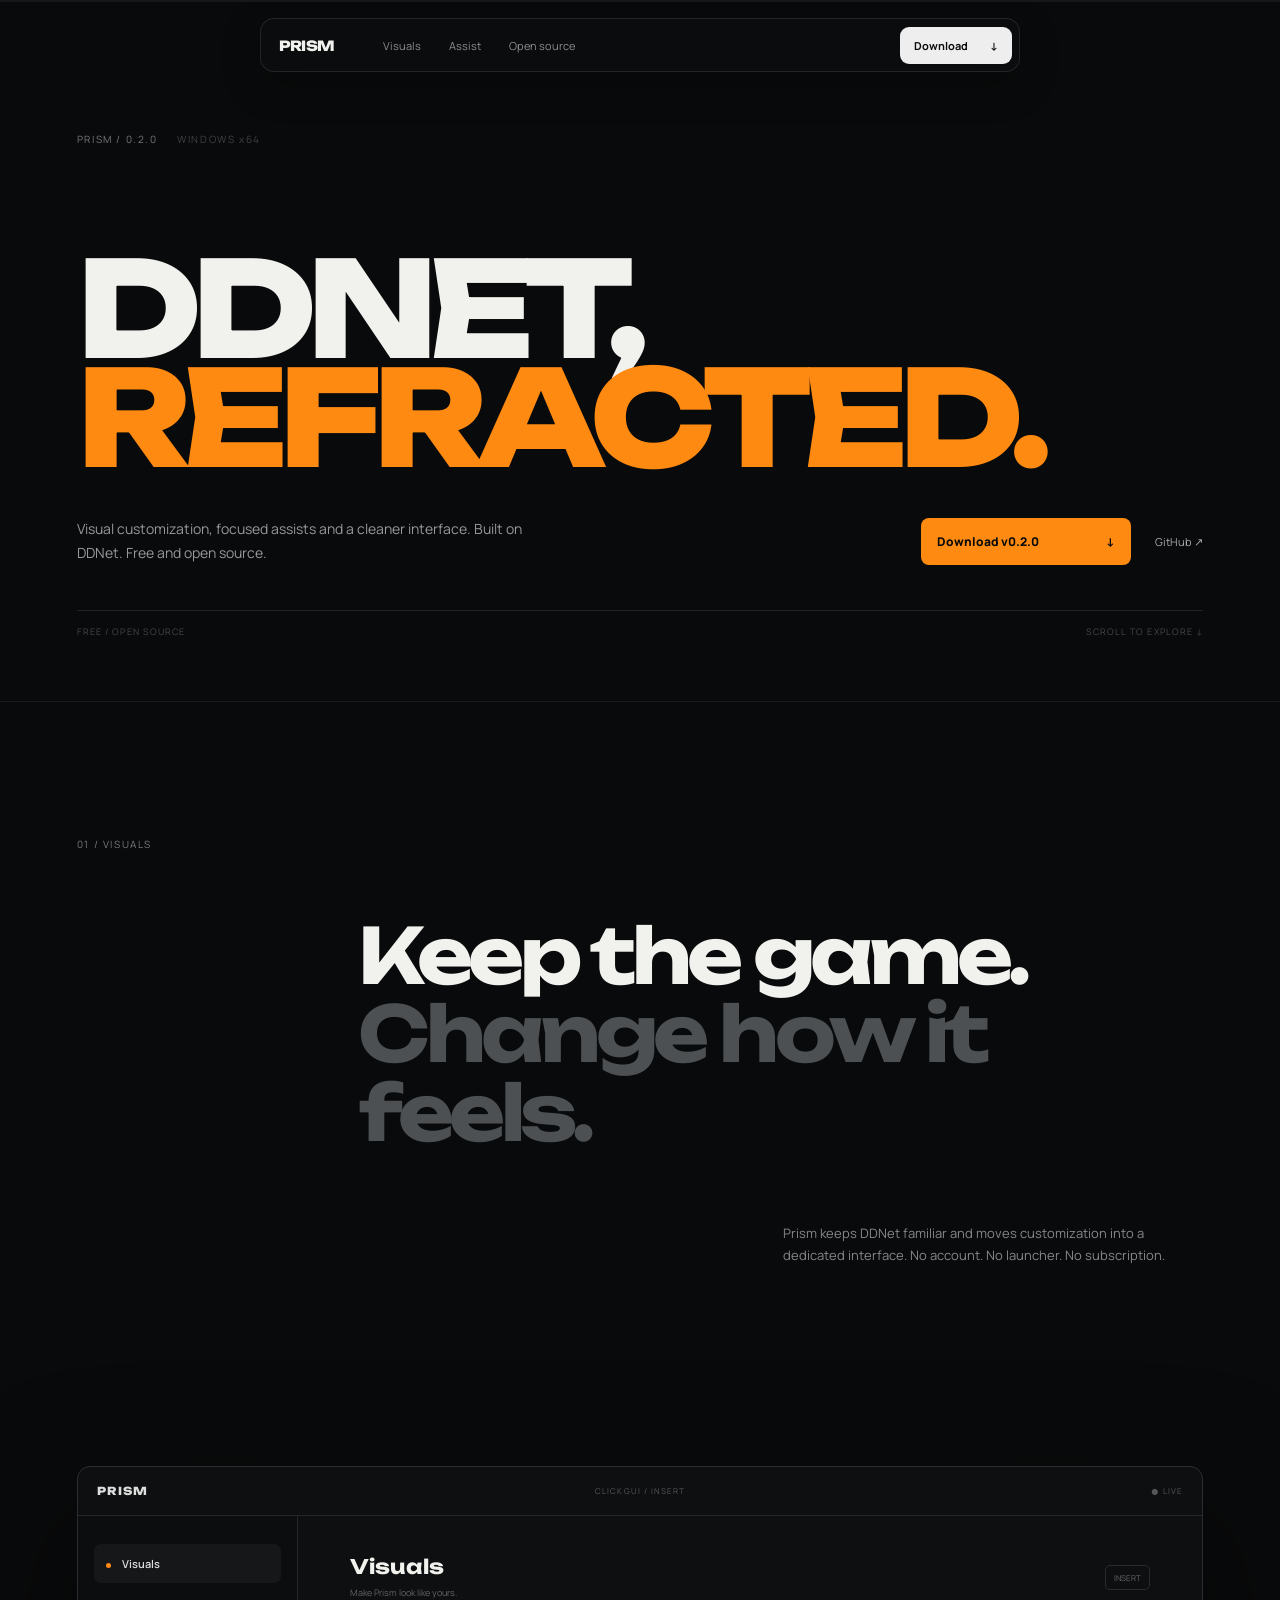
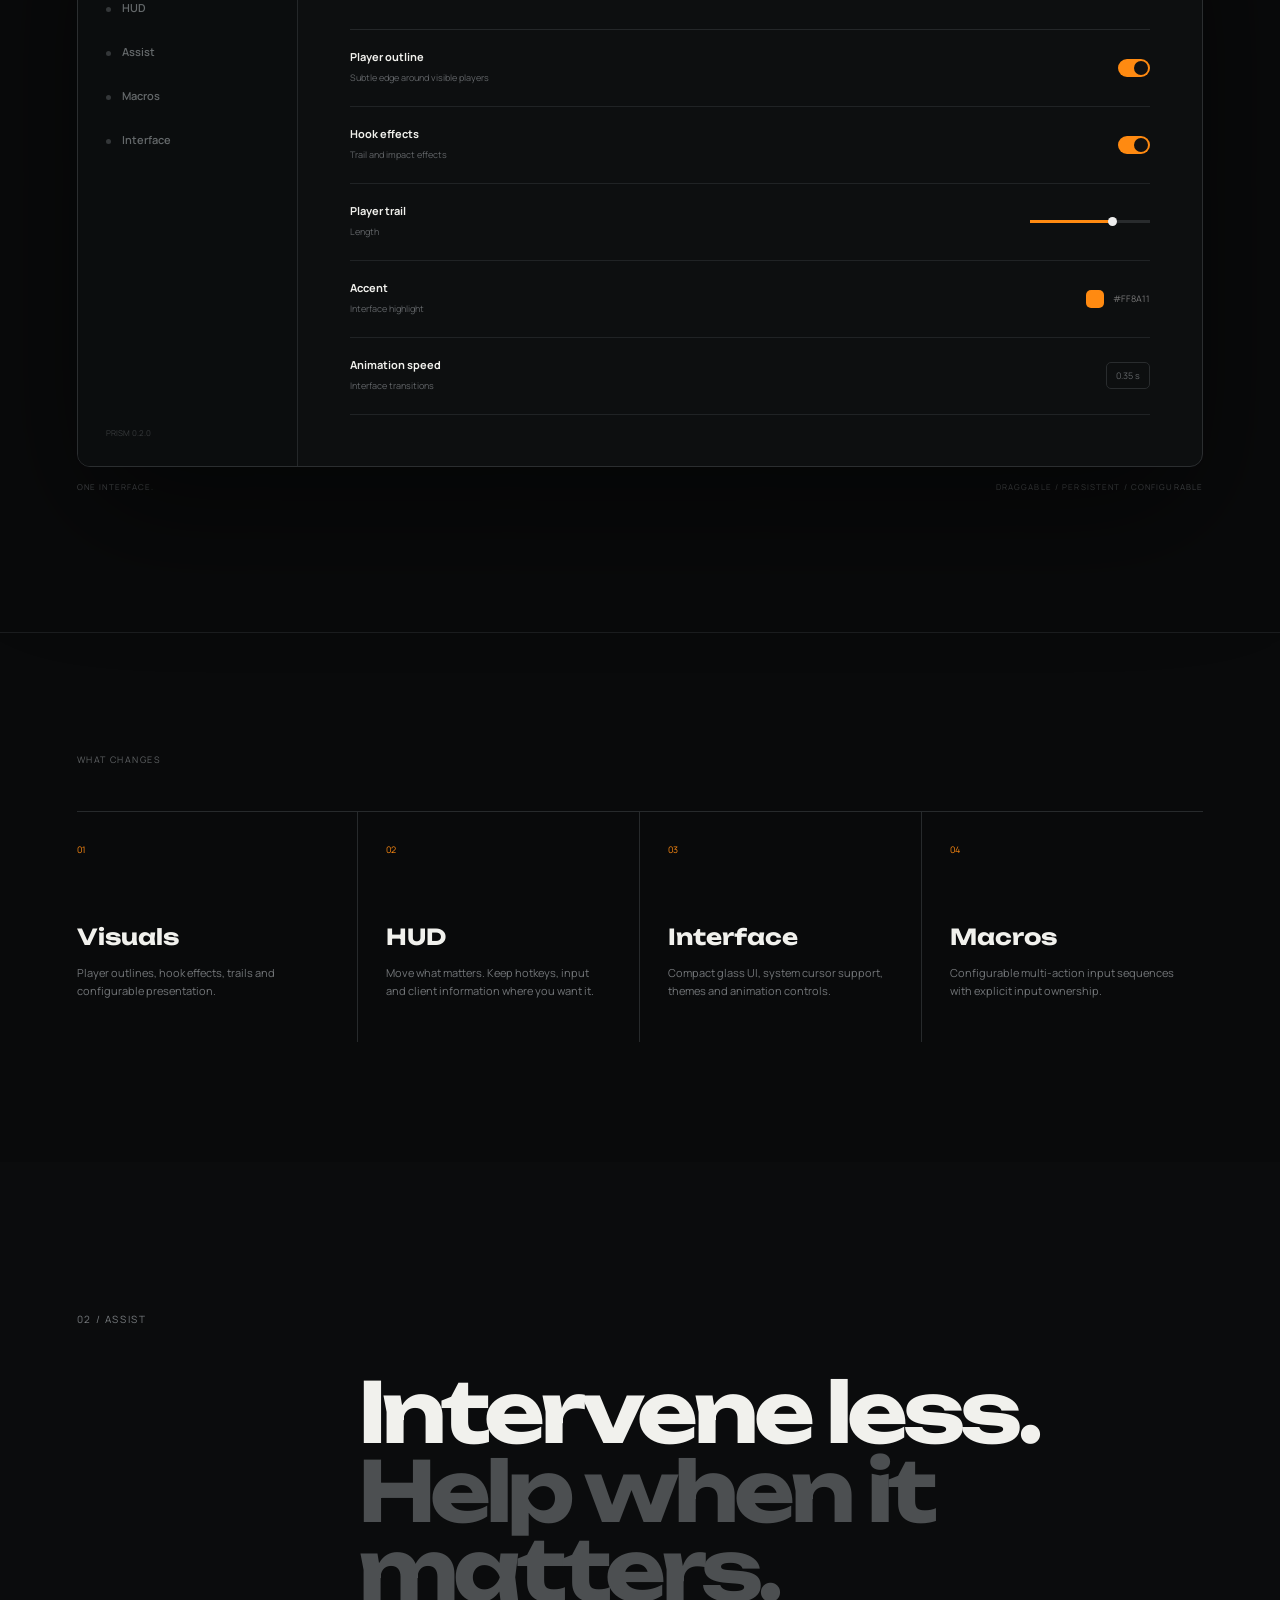
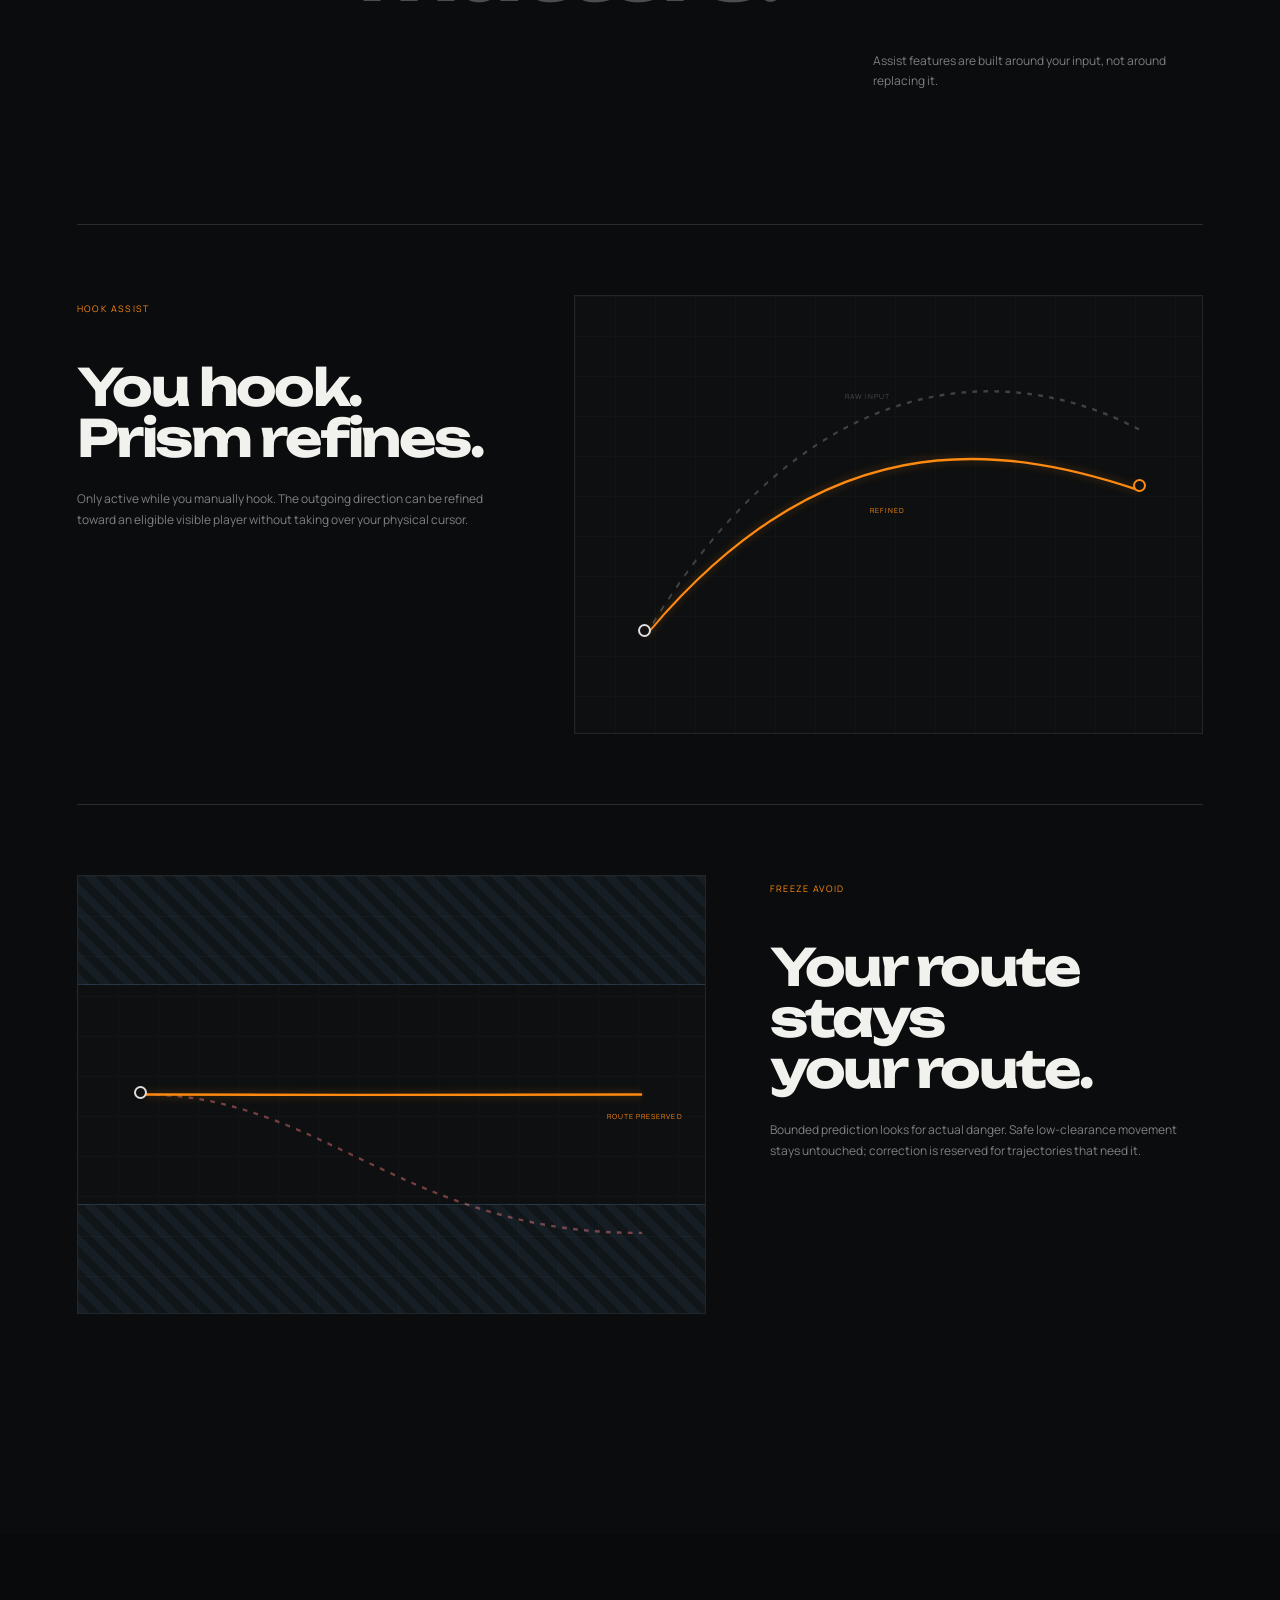
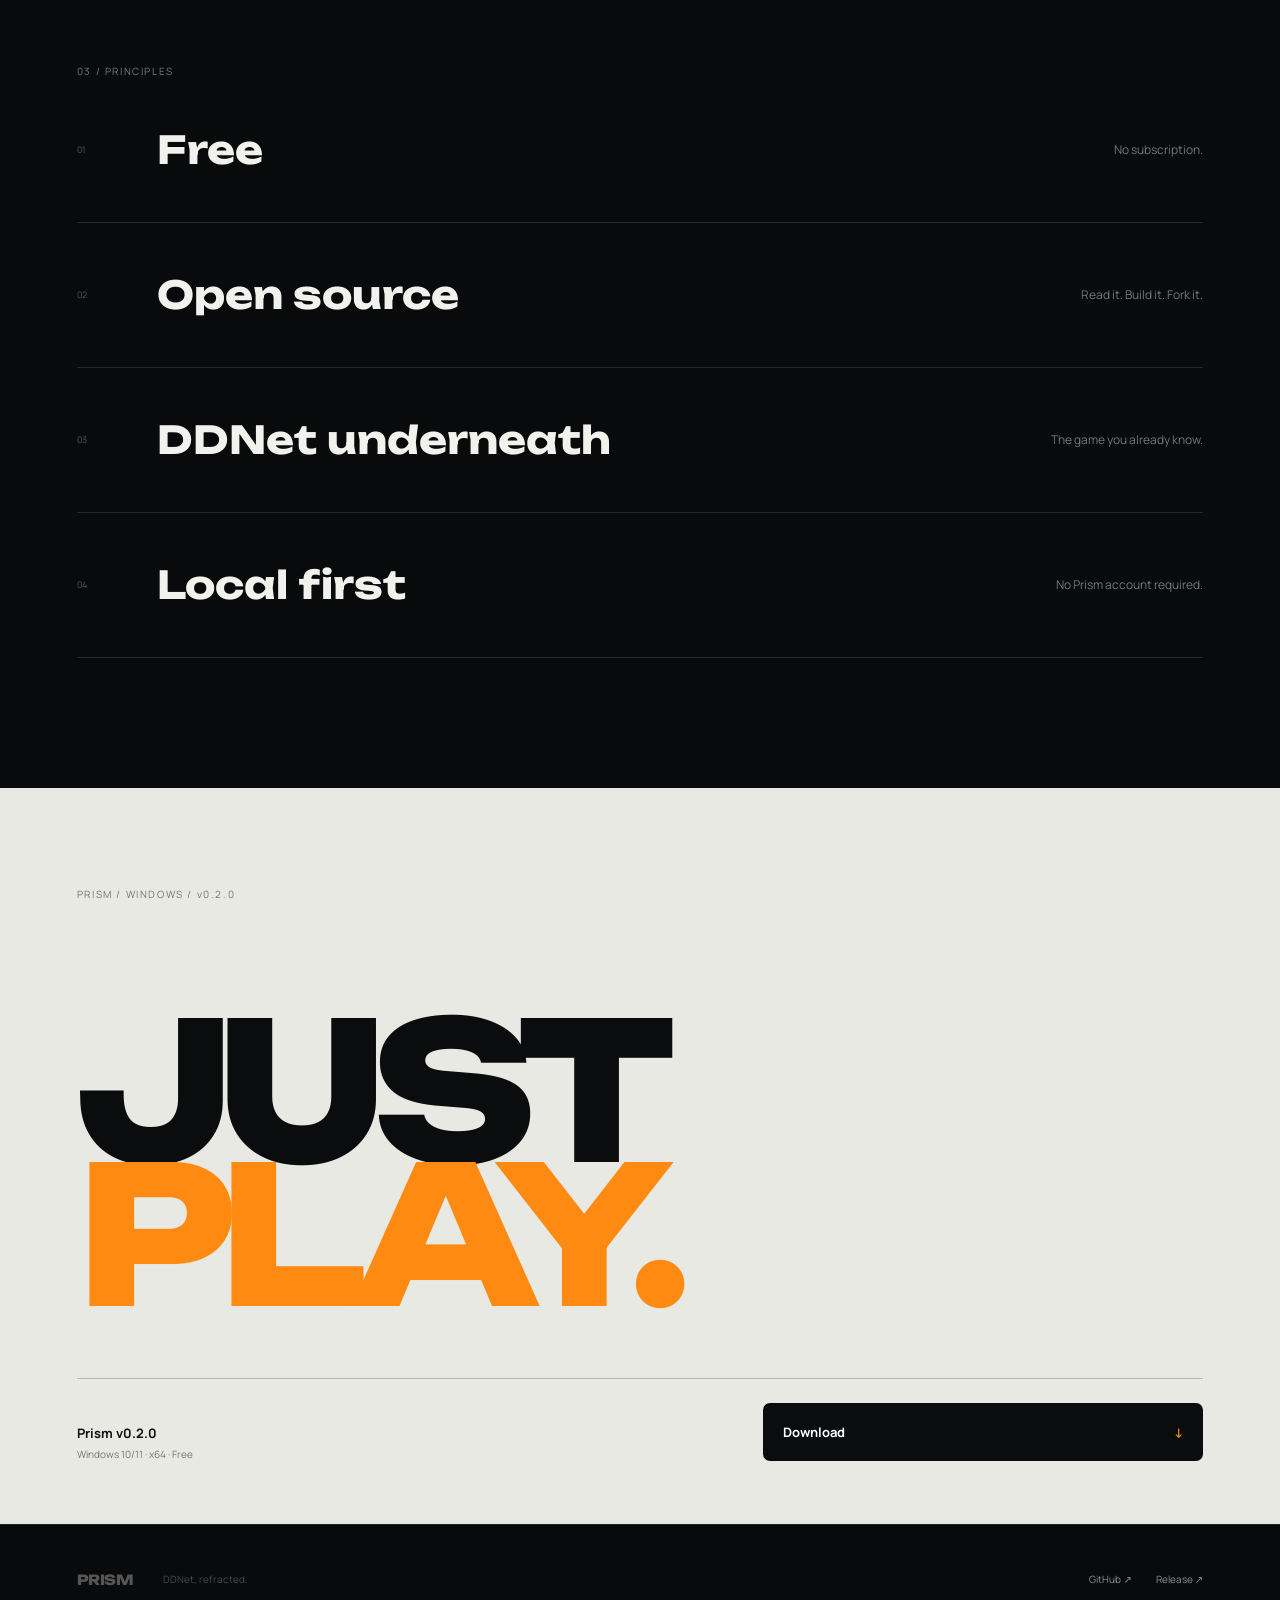
<file: docs/index.html>
<!doctype html>
<html lang="en">
<head>
  <meta charset="utf-8">
  <meta name="viewport" content="width=device-width,initial-scale=1">
  <meta name="theme-color" content="#090a0b">
  <meta name="description" content="Prism — a visual-first DDNet client for Windows. Free and open source.">
  <title>Prism — DDNet, refracted.</title>
  <link rel="preconnect" href="https://fonts.googleapis.com">
  <link rel="preconnect" href="https://fonts.gstatic.com" crossorigin>
  <link href="https://fonts.googleapis.com/css2?family=Manrope:wght@400;500;600;700&family=Unbounded:wght@700;800&display=swap" rel="stylesheet">
  <link rel="stylesheet" href="./styles.css?v=20260927-2">
</head>
<body>
  <div class="progress" aria-hidden="true"><i></i></div>
  <header class="floating-nav">
    <a class="brand" href="#top">PRISM</a>
    <nav><a href="#visuals">Visuals</a><a href="#assist">Assist</a><a href="#open">Open source</a></nav>
    <a class="nav-download" href="https://github.com/atlasru/prism/releases/download/v0.2.0/Prism-v0.2.0-windows-x64.zip">Download <span>↓</span></a>
  </header>

  <main id="top">
    <section class="hero">
      <div class="hero-kicker reveal">PRISM / 0.2.0 <span>WINDOWS x64</span></div>
      <h1 class="reveal">DDNET,<br><em>REFRACTED.</em></h1>
      <div class="hero-bottom reveal">
        <p>Visual customization, focused assists and a cleaner interface. Built on DDNet. Free and open source.</p>
        <div class="hero-actions">
          <a class="primary" href="https://github.com/atlasru/prism/releases/download/v0.2.0/Prism-v0.2.0-windows-x64.zip">Download v0.2.0 <span>↓</span></a>
          <a class="text-link" href="https://github.com/atlasru/prism">GitHub ↗</a>
        </div>
      </div>
      <div class="hero-line"></div>
      <div class="hero-foot"><span>FREE / OPEN SOURCE</span><span class="scroll-label">SCROLL TO EXPLORE ↓</span></div>
    </section>

    <section class="statement scroll-copy" id="visuals">
      <div class="section-index">01 / VISUALS</div>
      <p class="big-copy">Keep the game.<br><span>Change how it feels.</span></p>
      <p class="side-copy">Prism keeps DDNet familiar and moves customization into a dedicated interface. No account. No launcher. No subscription.</p>
    </section>

    <section class="interface-section">
      <div class="interface-shell reveal-scale">
        <div class="window-top"><span class="wordmark">PRISM</span><span>CLICKGUI / INSERT</span><span class="window-state">● LIVE</span></div>
        <div class="interface-body">
          <aside class="interface-nav">
            <button class="active"><i></i>Visuals</button><button><i></i>HUD</button><button><i></i>Assist</button><button><i></i>Macros</button><button><i></i>Interface</button>
            <small>PRISM 0.2.0</small>
          </aside>
          <div class="interface-content">
            <div class="panel-head"><div><b>Visuals</b><span>Make Prism look like yours.</span></div><span class="shortcut">INSERT</span></div>
            <div class="setting"><div><b>Player outline</b><span>Subtle edge around visible players</span></div><i class="switch on"></i></div>
            <div class="setting"><div><b>Hook effects</b><span>Trail and impact effects</span></div><i class="switch on"></i></div>
            <div class="setting"><div><b>Player trail</b><span>Length</span></div><div class="range"><i></i><b></b></div></div>
            <div class="setting"><div><b>Accent</b><span>Interface highlight</span></div><div class="accent"><i></i>#FF8A11</div></div>
            <div class="setting"><div><b>Animation speed</b><span>Interface transitions</span></div><span class="value">0.35 s</span></div>
          </div>
        </div>
      </div>
      <div class="interface-caption"><span>ONE INTERFACE.</span><span>DRAGGABLE / PERSISTENT / CONFIGURABLE</span></div>
    </section>

    <section class="feature-strip">
      <div class="strip-title">WHAT CHANGES</div>
      <div class="strip-grid">
        <article class="strip-item reveal"><span>01</span><h3>Visuals</h3><p>Player outlines, hook effects, trails and configurable presentation.</p></article>
        <article class="strip-item reveal"><span>02</span><h3>HUD</h3><p>Move what matters. Keep hotkeys, input and client information where you want it.</p></article>
        <article class="strip-item reveal"><span>03</span><h3>Interface</h3><p>Compact glass UI, system cursor support, themes and animation controls.</p></article>
        <article class="strip-item reveal"><span>04</span><h3>Macros</h3><p>Configurable multi-action input sequences with explicit input ownership.</p></article>
      </div>
    </section>

    <section class="assist-section" id="assist">
      <div class="assist-intro">
        <div class="section-index">02 / ASSIST</div>
        <h2>Intervene less.<br><em>Help when it matters.</em></h2>
        <p>Assist features are built around your input, not around replacing it.</p>
      </div>
      <div class="assist-row hook-row reveal">
        <div class="assist-copy"><span>HOOK ASSIST</span><h3>You hook.<br>Prism refines.</h3><p>Only active while you manually hook. The outgoing direction can be refined toward an eligible visible player without taking over your physical cursor.</p></div>
        <div class="diagram hook-diagram"><span class="node origin"></span><span class="node target"></span><svg viewBox="0 0 800 360" preserveAspectRatio="none"><path class="raw" d="M90 280 C300 50 560 55 720 110"/><path class="chosen" d="M90 280 C315 105 535 120 720 160"/></svg><label class="raw-label">RAW INPUT</label><label class="chosen-label">REFINED</label></div>
      </div>
      <div class="assist-row freeze-row reveal">
        <div class="diagram freeze-diagram"><div class="freeze top"></div><div class="freeze bottom"></div><span class="node origin"></span><svg viewBox="0 0 800 360" preserveAspectRatio="none"><path class="raw danger" d="M85 180 C310 180 420 295 720 294"/><path class="chosen" d="M85 180 C300 180 500 181 720 180"/></svg><label>ROUTE PRESERVED</label></div>
        <div class="assist-copy"><span>FREEZE AVOID</span><h3>Your route stays<br>your route.</h3><p>Bounded prediction looks for actual danger. Safe low-clearance movement stays untouched; correction is reserved for trajectories that need it.</p></div>
      </div>
    </section>

    <section class="principles" id="open">
      <div class="section-index">03 / PRINCIPLES</div>
      <div class="principle-line reveal"><span>01</span><h3>Free</h3><p>No subscription.</p></div>
      <div class="principle-line reveal"><span>02</span><h3>Open source</h3><p>Read it. Build it. Fork it.</p></div>
      <div class="principle-line reveal"><span>03</span><h3>DDNet underneath</h3><p>The game you already know.</p></div>
      <div class="principle-line reveal"><span>04</span><h3>Local first</h3><p>No Prism account required.</p></div>
    </section>

    <section class="download-section">
      <div class="download-meta">PRISM / WINDOWS / v0.2.0</div>
      <h2 class="reveal">JUST<br><em>PLAY.</em></h2>
      <div class="download-bottom">
        <div><b>Prism v0.2.0</b><span>Windows 10/11 · x64 · Free</span></div>
        <a class="download-big" href="https://github.com/atlasru/prism/releases/download/v0.2.0/Prism-v0.2.0-windows-x64.zip">Download <span>↓</span></a>
      </div>
    </section>
  </main>

  <footer><a class="brand" href="#top">PRISM</a><span>DDNet, refracted.</span><div><a href="https://github.com/atlasru/prism">GitHub ↗</a><a href="https://github.com/atlasru/prism/releases/tag/v0.2.0">Release ↗</a></div></footer>
  <script src="./app.js?v=20260927-1"></script>
</body>
</html>
</file>
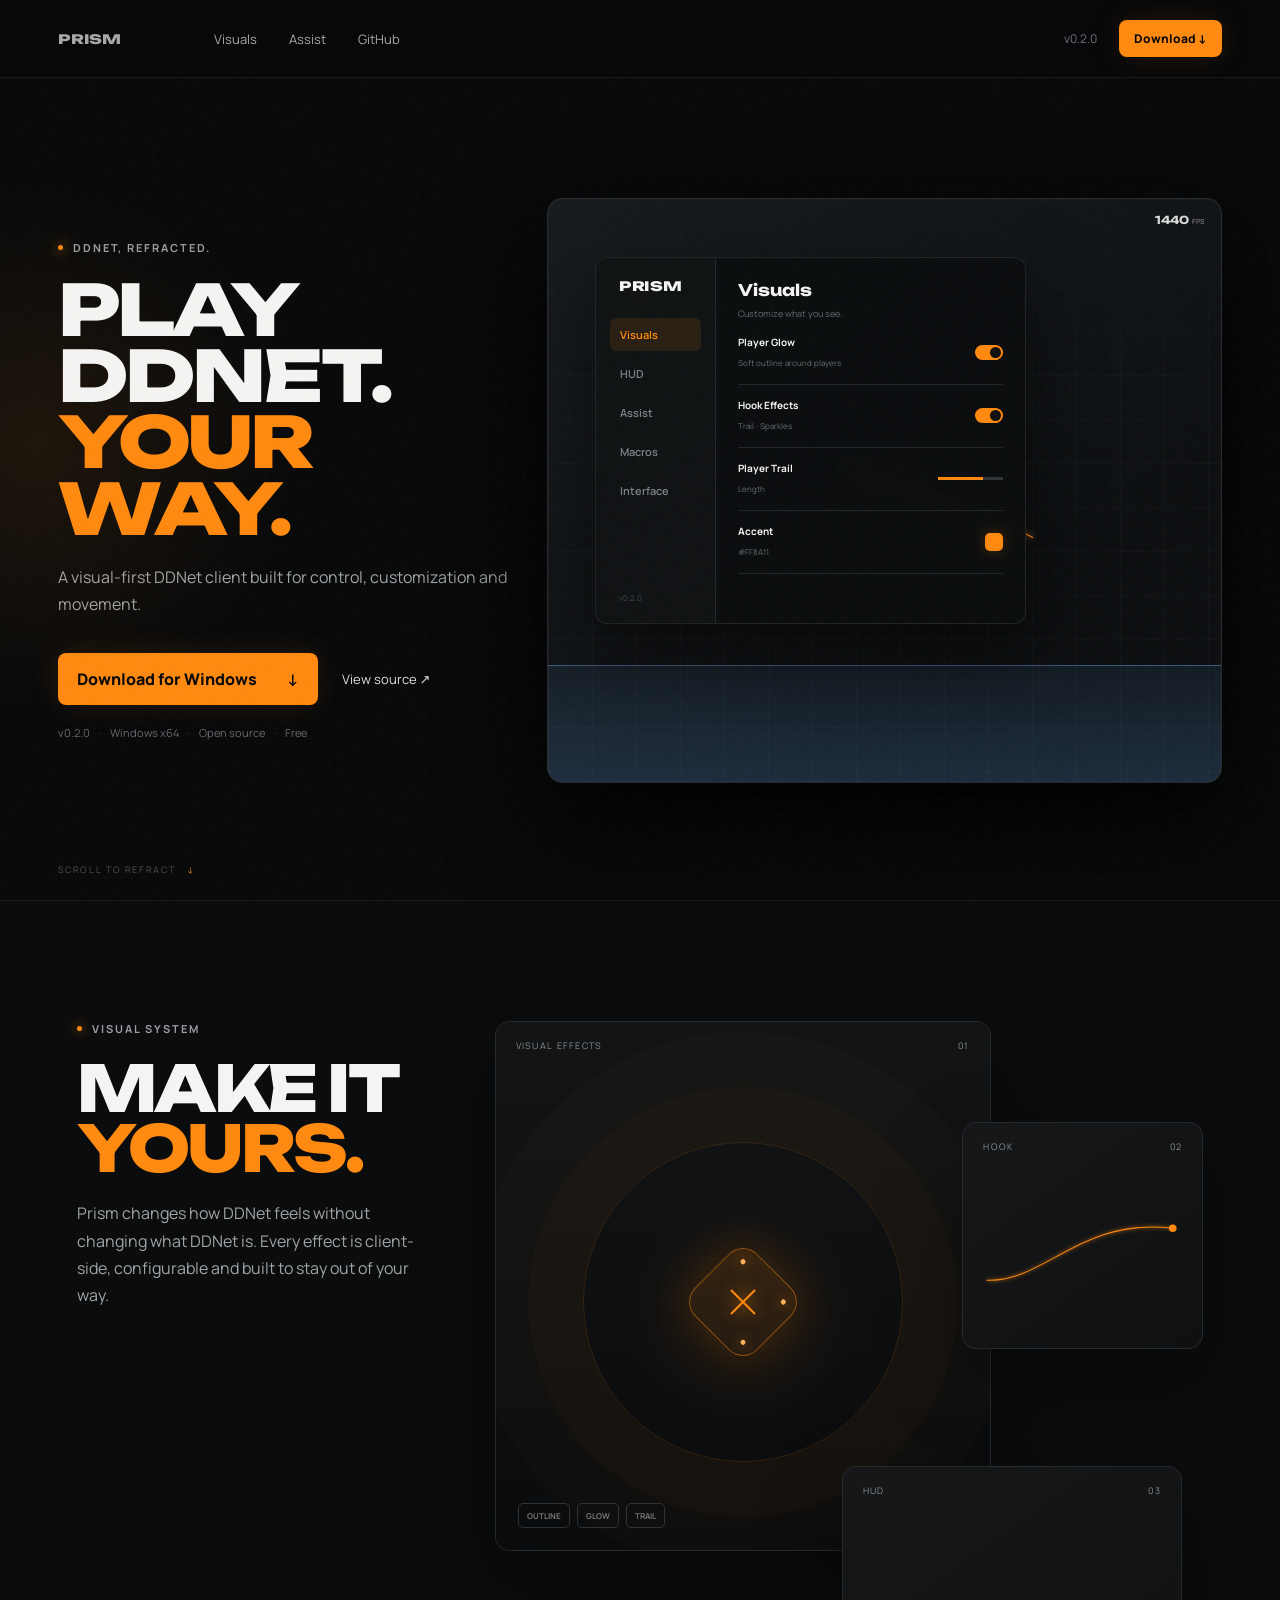
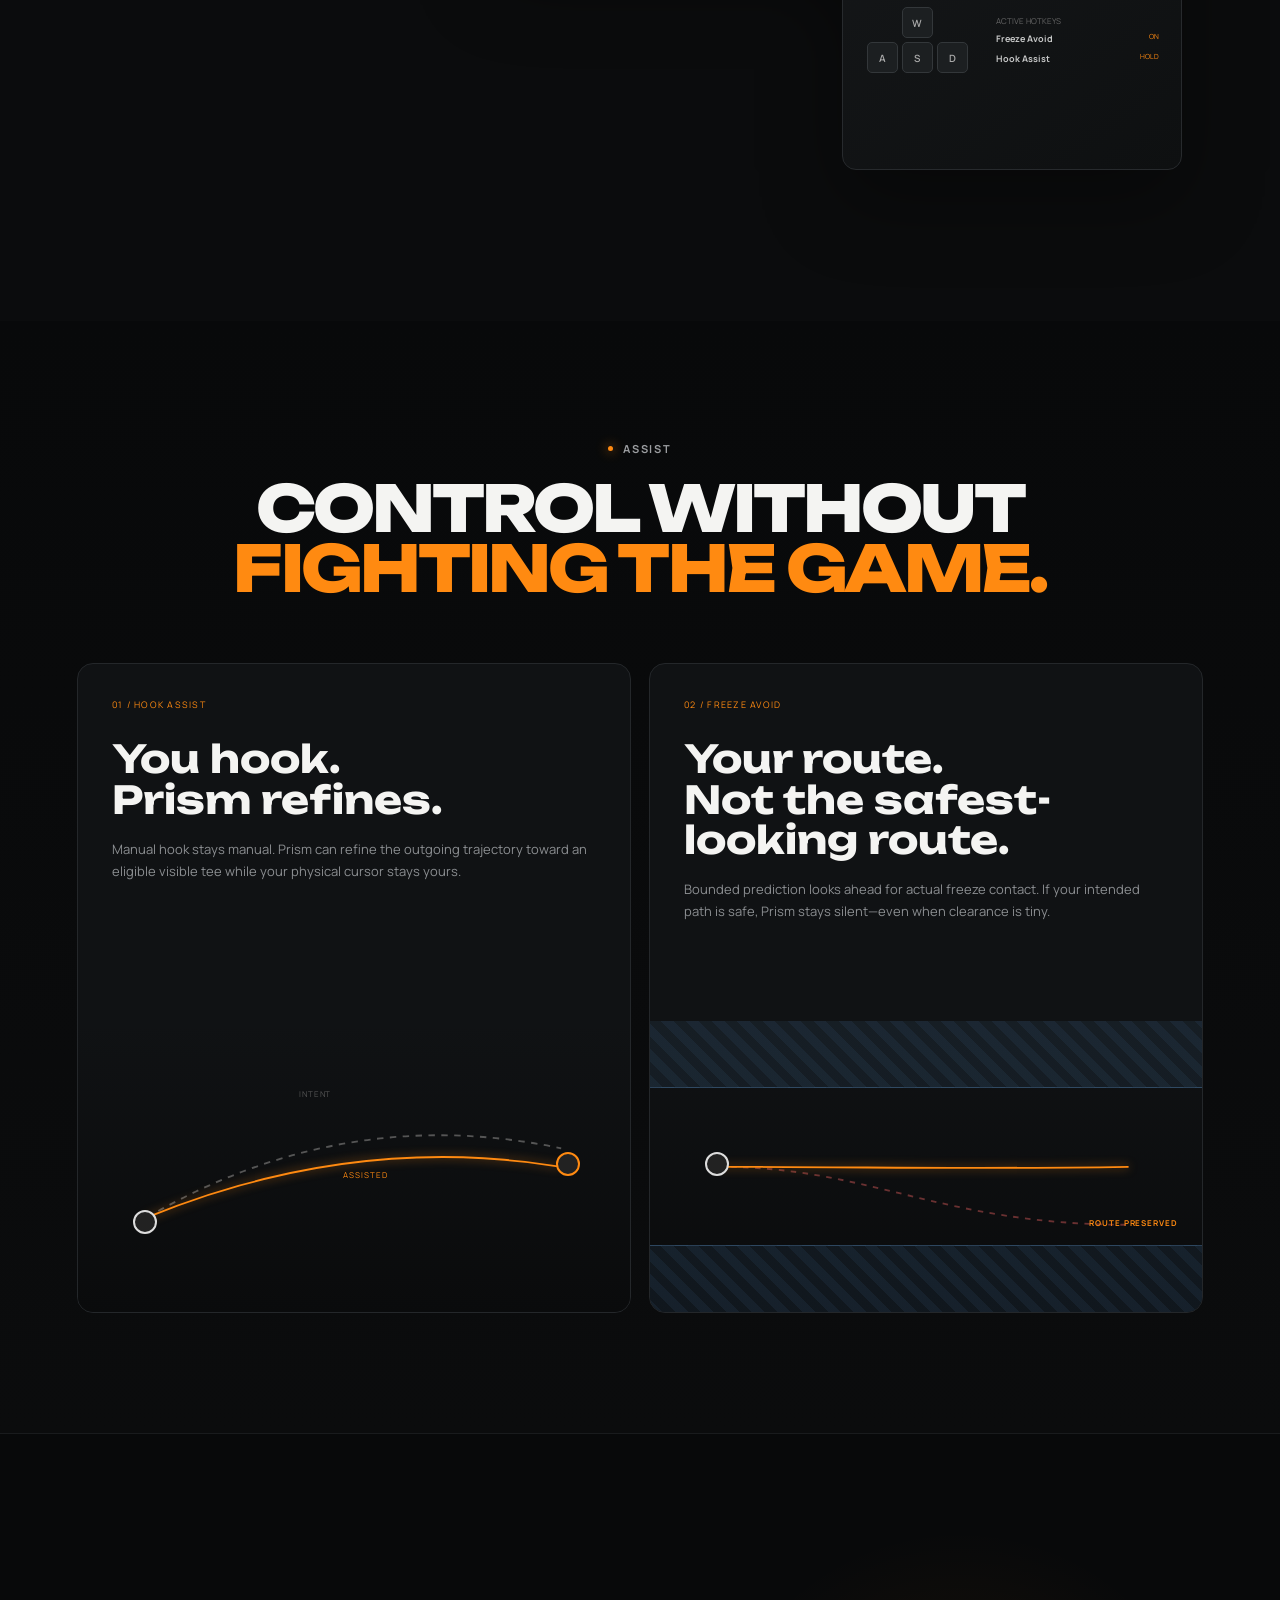
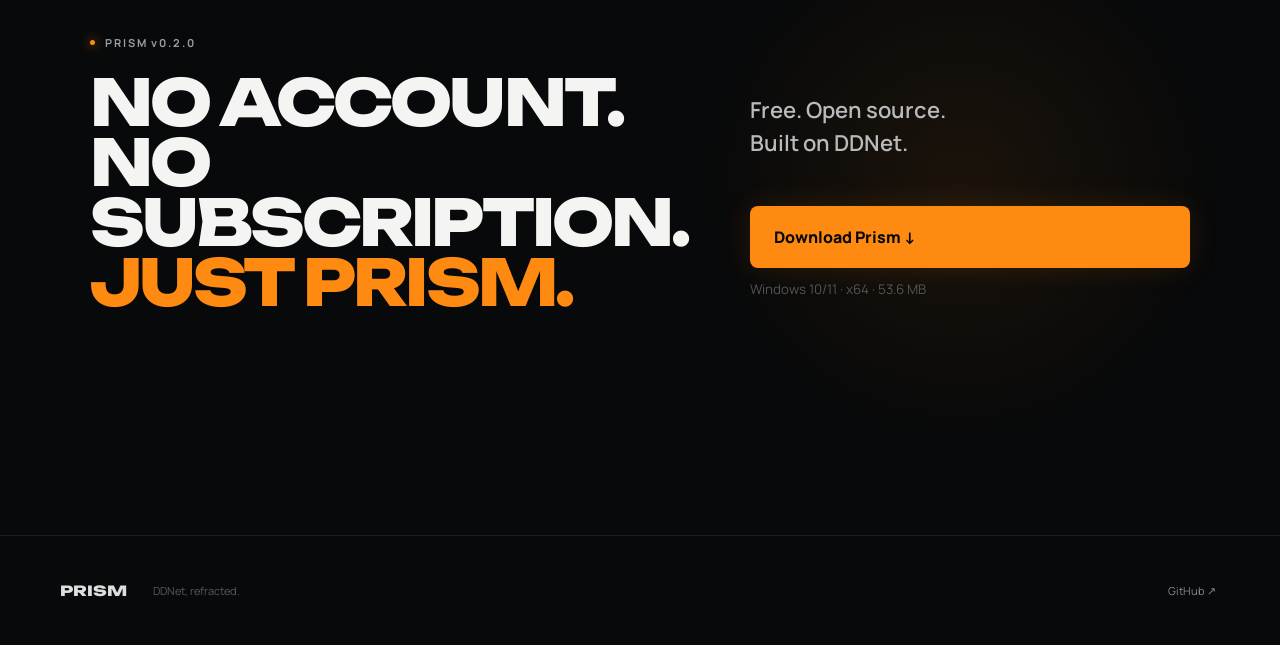
<file: site/index.html>
<!doctype html>
<html lang="en">
<head>
  <meta charset="utf-8">
  <meta name="viewport" content="width=device-width,initial-scale=1">
  <meta name="theme-color" content="#08090a">
  <meta name="description" content="Prism — a visual-first DDNet client for Windows. Free and open source.">
  <title>Prism — DDNet, refracted.</title>
  <link rel="preconnect" href="https://fonts.googleapis.com">
  <link rel="preconnect" href="https://fonts.gstatic.com" crossorigin>
  <link href="https://fonts.googleapis.com/css2?family=Manrope:wght@400;500;600;700&family=Unbounded:wght@700;800&display=swap" rel="stylesheet">
  <link rel="stylesheet" href="./styles.css">
</head>
<body>
  <div class="grain" aria-hidden="true"></div>
  <header class="nav">
    <a class="brand" href="#top">PRISM</a>
    <nav>
      <a href="#visuals">Visuals</a>
      <a href="#assist">Assist</a>
      <a href="https://github.com/atlasru/prism">GitHub</a>
    </nav>
    <div class="nav-actions"><span>v0.2.0</span><a class="button small" href="https://github.com/atlasru/prism/releases/download/v0.2.0/Prism-v0.2.0-windows-x64.zip">Download ↓</a></div>
  </header>

  <main id="top">
    <section class="hero">
      <div class="hero-copy reveal">
        <div class="eyebrow"><i></i> DDNET, REFRACTED.</div>
        <h1>PLAY DDNET.<br><em>YOUR WAY.</em></h1>
        <p>A visual-first DDNet client built for control, customization and movement.</p>
        <div class="actions">
          <a class="button" href="https://github.com/atlasru/prism/releases/download/v0.2.0/Prism-v0.2.0-windows-x64.zip">Download for Windows <b>↓</b></a>
          <a class="ghost" href="https://github.com/atlasru/prism">View source ↗</a>
        </div>
        <div class="meta">v0.2.0 <span>·</span> Windows x64 <span>·</span> Open source <span>·</span> Free</div>
      </div>

      <div class="stage reveal" aria-label="Prism interface preview">
        <div class="ambient"></div>
        <div class="game">
          <div class="map-lines"></div>
          <div class="freeze"></div>
          <svg class="hook" viewBox="0 0 1000 600"><path d="M720 370 C640 330 560 300 460 280"/><circle cx="460" cy="280" r="7"/></svg>
          <div class="trail"></div>
          <div class="clickgui">
            <aside>
              <div class="gui-logo">PRISM</div>
              <button class="active">Visuals</button><button>HUD</button><button>Assist</button><button>Macros</button><button>Interface</button>
              <small>v0.2.0</small>
            </aside>
            <div class="modules">
              <div class="gui-title"><span>Visuals</span><small>Customize what you see.</small></div>
              <div class="module"><div><b>Player Glow</b><small>Soft outline around players</small></div><i class="toggle on"></i></div>
              <div class="module"><div><b>Hook Effects</b><small>Trail · Sparkles</small></div><i class="toggle on"></i></div>
              <div class="module"><div><b>Player Trail</b><small>Length</small></div><div class="slider"><i></i></div></div>
              <div class="module accent"><div><b>Accent</b><small>#FF8A11</small></div><span class="swatch"></span></div>
            </div>
          </div>
          <div class="fps">1440 <small>FPS</small></div>
        </div>
      </div>
      <div class="scroll">SCROLL TO REFRACT <span>↓</span></div>
    </section>

    <section class="showcase" id="visuals">
      <div class="section-copy reveal">
        <div class="eyebrow"><i></i> VISUAL SYSTEM</div>
        <h2>MAKE IT<br><em>YOURS.</em></h2>
        <p>Prism changes how DDNet feels without changing what DDNet is. Every effect is client-side, configurable and built to stay out of your way.</p>
      </div>
      <div class="visual-stack reveal">
        <div class="visual-card main-card">
          <div class="card-label">VISUAL EFFECTS <span>01</span></div>
          <div class="mini-world">
            <div class="rings"></div><div class="prism-core"><i></i><i></i><i></i></div>
            <div class="tags"><b>OUTLINE</b><b>GLOW</b><b>TRAIL</b></div>
          </div>
        </div>
        <div class="visual-card hook-card"><div class="card-label">HOOK <span>02</span></div><svg viewBox="0 0 400 180"><path d="M25 145 C130 150 195 30 365 50"/><circle cx="365" cy="50" r="7"/></svg></div>
        <div class="visual-card hud-card"><div class="card-label">HUD <span>03</span></div><div class="keys"><kbd>W</kbd><div><kbd>A</kbd><kbd>S</kbd><kbd>D</kbd></div></div><div class="hotkeys">ACTIVE HOTKEYS<br><b>Freeze Avoid</b><span>ON</span><br><b>Hook Assist</b><span>HOLD</span></div></div>
      </div>
    </section>

    <section class="assist" id="assist">
      <div class="assist-head reveal">
        <div class="eyebrow"><i></i> ASSIST</div>
        <h2>CONTROL WITHOUT<br><em>FIGHTING THE GAME.</em></h2>
      </div>
      <div class="assist-grid">
        <article class="assist-card reveal">
          <div class="num">01 / HOOK ASSIST</div>
          <h3>You hook.<br>Prism refines.</h3>
          <p>Manual hook stays manual. Prism can refine the outgoing trajectory toward an eligible visible tee while your physical cursor stays yours.</p>
          <div class="trajectory">
            <span class="player"></span><span class="target"></span>
            <svg viewBox="0 0 600 230"><path class="intent" d="M75 170 Q290 45 525 95"/><path class="corrected" d="M75 170 Q300 78 525 115"/></svg>
            <label class="intent-label">intent</label><label class="corrected-label">assisted</label>
          </div>
        </article>
        <article class="assist-card reveal">
          <div class="num">02 / FREEZE AVOID</div>
          <h3>Your route.<br>Not the safest-looking route.</h3>
          <p>Bounded prediction looks ahead for actual freeze contact. If your intended path is safe, Prism stays silent—even when clearance is tiny.</p>
          <div class="corridor">
            <div class="ice top"></div><div class="ice bottom"></div><span class="player"></span>
            <svg viewBox="0 0 600 230"><path class="danger" d="M75 115 C240 115 315 178 520 178"/><path class="safe" d="M75 115 C250 115 340 118 520 115"/></svg>
            <b class="route">ROUTE PRESERVED</b>
          </div>
        </article>
      </div>
    </section>

    <section class="cta reveal">
      <div><div class="eyebrow"><i></i> PRISM v0.2.0</div><h2>NO ACCOUNT.<br>NO SUBSCRIPTION.<br><em>JUST PRISM.</em></h2></div>
      <div class="cta-side"><p>Free. Open source.<br>Built on DDNet.</p><a class="button huge" href="https://github.com/atlasru/prism/releases/download/v0.2.0/Prism-v0.2.0-windows-x64.zip">Download Prism ↓</a><small>Windows 10/11 · x64 · 53.6 MB</small></div>
    </section>
  </main>

  <footer><b>PRISM</b><span>DDNet, refracted.</span><a href="https://github.com/atlasru/prism">GitHub ↗</a></footer>
  <script src="./app.js"></script>
</body>
</html>
</file>
<file: docs/styles.css>
:root{--bg:#090a0b;--ink:#f1f1ed;--muted:#85888b;--line:#242628;--orange:#ff8a11}*{box-sizing:border-box}html{scroll-behavior:smooth}body{margin:0;background:var(--bg);color:var(--ink);font-family:Manrope,system-ui,sans-serif;overflow-x:hidden}a{color:inherit}.progress{position:fixed;top:0;left:0;right:0;height:2px;z-index:100;background:#151719}.progress i{display:block;width:100%;height:100%;background:var(--orange);transform:scaleX(0);transform-origin:left}.floating-nav{position:fixed;z-index:50;top:18px;left:50%;transform:translateX(-50%);width:min(760px,calc(100% - 32px));height:54px;padding:6px 7px 6px 18px;display:flex;align-items:center;border:1px solid rgba(255,255,255,.1);border-radius:14px;background:rgba(13,14,15,.76);backdrop-filter:blur(18px) saturate(130%);box-shadow:0 12px 40px rgba(0,0,0,.24)}.brand{font:800 14px Unbounded,sans-serif;text-decoration:none;letter-spacing:-.04em}.floating-nav nav{display:flex;gap:28px;margin-left:48px}.floating-nav nav a{font-size:11px;text-decoration:none;color:#8c8f92;transition:.2s}.floating-nav nav a:hover{color:#fff}.nav-download{margin-left:auto;background:#eee;color:#0b0c0d;text-decoration:none;border-radius:9px;padding:11px 14px;font-size:11px;font-weight:700}.nav-download span{margin-left:20px}.hero{min-height:100vh;padding:150px 6vw 44px;display:flex;flex-direction:column;position:relative}.hero-kicker,.section-index,.download-meta{font-size:10px;letter-spacing:.16em;color:#777b7e}.hero-kicker span{color:#3f4244;margin-left:16px}.hero h1{font:800 clamp(62px,10.4vw,180px)/.82 Unbounded,sans-serif;letter-spacing:-.075em;margin:auto 0 0;transform:scaleX(1.02);transform-origin:left}.hero h1 em,.download-section h2 em{font-style:normal;color:var(--orange)}.hero-bottom{display:grid;grid-template-columns:1fr 1fr;align-items:end;margin-top:55px}.hero-bottom p{max-width:490px;color:#96999b;font-size:14px;line-height:1.7;margin:0}.hero-actions{justify-self:end;display:flex;align-items:center;gap:24px}.primary{display:inline-flex;min-width:210px;justify-content:space-between;text-decoration:none;background:var(--orange);color:#090a0b;border-radius:8px;padding:15px 16px;font-size:12px;font-weight:800;transition:.2s}.primary:hover{transform:translateY(-2px)}.text-link{font-size:11px;text-decoration:none;color:#aaa}.hero-line{height:1px;background:#222527;margin-top:42px}.hero-foot{display:flex;justify-content:space-between;margin-top:14px;color:#45484a;font-size:9px;letter-spacing:.12em}.statement{min-height:85vh;padding:15vh 6vw;display:grid;grid-template-columns:1fr 3fr;grid-template-rows:auto 1fr;border-top:1px solid #181a1b}.big-copy{font:700 clamp(44px,6vw,100px)/1.02 Unbounded,sans-serif;letter-spacing:-.06em;margin:80px 0 0;grid-column:2}.big-copy span{color:#4d5052}.side-copy{grid-column:2;max-width:420px;justify-self:end;color:#85888b;line-height:1.7;font-size:13px;margin-top:70px}.interface-section{padding:0 6vw 140px}.interface-shell{width:min(1180px,100%);margin:auto;border:1px solid #2b2e30;border-radius:13px;background:#0d0f10;box-shadow:0 50px 130px rgba(0,0,0,.5);overflow:hidden;transform-origin:center}.window-top{height:49px;border-bottom:1px solid #25282a;display:grid;grid-template-columns:1fr 1fr 1fr;align-items:center;padding:0 19px;color:#56595b;font-size:8px;letter-spacing:.14em}.window-top>span:nth-child(2){text-align:center}.wordmark{font:800 11px Unbounded;color:#ddd}.window-state{text-align:right}.interface-body{display:grid;grid-template-columns:220px 1fr;min-height:550px}.interface-nav{border-right:1px solid #242729;padding:28px 16px;display:flex;flex-direction:column;gap:5px;background:#0b0d0e}.interface-nav button{border:0;background:transparent;color:#65696b;text-align:left;border-radius:7px;padding:12px;font:600 11px Manrope}.interface-nav button i{display:inline-block;width:5px;height:5px;border-radius:50%;background:#343739;margin-right:11px}.interface-nav button.active{color:#ddd;background:#151719}.interface-nav button.active i{background:var(--orange)}.interface-nav small{margin:auto 12px 0;color:#383b3d;font-size:8px}.interface-content{padding:38px 52px}.panel-head{display:flex;align-items:center;justify-content:space-between;padding-bottom:28px;border-bottom:1px solid #242729}.panel-head b{font:700 20px Unbounded;display:block}.panel-head span:not(.shortcut){color:#626568;font-size:9px}.shortcut{font-size:8px;color:#666;border:1px solid #292c2e;border-radius:5px;padding:6px 8px}.setting{height:77px;border-bottom:1px solid #202325;display:flex;align-items:center;justify-content:space-between}.setting b{display:block;font-size:11px}.setting span{font-size:9px;color:#626568}.switch{display:block;width:32px;height:18px;border-radius:20px;background:#2a2d2f;position:relative}.switch:after{content:"";position:absolute;width:14px;height:14px;top:2px;left:2px;border-radius:50%;background:#777}.switch.on{background:var(--orange)}.switch.on:after{left:16px;background:#111}.range{width:120px;height:3px;background:#282b2d;position:relative}.range i{display:block;width:67%;height:100%;background:var(--orange)}.range b{position:absolute;width:9px;height:9px;border-radius:50%;background:#eee;left:65%;top:-3px}.accent{font-size:9px;color:#777;display:flex;align-items:center;gap:9px}.accent i{width:18px;height:18px;border-radius:5px;background:var(--orange)}.value{border:1px solid #292c2e;padding:6px 9px;border-radius:5px}.interface-caption{max-width:1180px;margin:14px auto 0;display:flex;justify-content:space-between;color:#4a4d4f;font-size:8px;letter-spacing:.14em}.feature-strip{padding:120px 6vw;border-top:1px solid #1b1d1f}.strip-title{font-size:9px;letter-spacing:.16em;color:#5f6264;margin-bottom:45px}.strip-grid{display:grid;grid-template-columns:repeat(4,1fr);border-top:1px solid #272a2c}.strip-item{padding:24px 28px 15px 0;border-right:1px solid #272a2c;min-height:230px}.strip-item+article{padding-left:28px}.strip-item:last-child{border-right:0}.strip-item>span{font-size:9px;color:var(--orange)}.strip-item h3{font:700 22px Unbounded;margin:65px 0 14px}.strip-item p{color:#737679;font-size:11px;line-height:1.65;max-width:230px}.assist-section{padding:150px 6vw;background:#0b0c0d}.assist-intro{display:grid;grid-template-columns:1fr 3fr;margin-bottom:120px}.assist-intro h2{grid-column:2;font:700 clamp(44px,6.5vw,105px)/.95 Unbounded;letter-spacing:-.06em;margin:60px 0 30px}.assist-intro h2 em{font-style:normal;color:#4c4f51}.assist-intro p{grid-column:2;justify-self:end;width:330px;color:#7c7f81;font-size:12px;line-height:1.7}.assist-row{min-height:580px;border-top:1px solid #2a2d2f;display:grid;grid-template-columns:1fr 1.45fr;gap:5vw;padding:70px 0}.freeze-row{grid-template-columns:1.45fr 1fr}.assist-copy>span{font-size:9px;color:var(--orange);letter-spacing:.15em}.assist-copy h3{font:700 clamp(32px,4vw,64px)/1 Unbounded;letter-spacing:-.05em;margin:45px 0 24px}.assist-copy p{color:#7e8183;font-size:12px;line-height:1.75;max-width:430px}.diagram{position:relative;min-height:390px;background:#0d0f10;border:1px solid #232628;overflow:hidden}.diagram:before{content:"";position:absolute;inset:0;background-image:linear-gradient(#17191b 1px,transparent 1px),linear-gradient(90deg,#17191b 1px,transparent 1px);background-size:40px 40px;opacity:.55}.diagram svg{position:absolute;inset:0;width:100%;height:100%}.diagram path{fill:none;stroke-width:2}.raw{stroke:#3f4244;stroke-dasharray:6 8}.chosen{stroke:var(--orange);filter:drop-shadow(0 0 4px rgba(255,138,17,.4))}.node{position:absolute;z-index:3;width:13px;height:13px;border:2px solid #ddd;border-radius:50%;background:#111}.hook-diagram .origin{left:10%;top:75%}.hook-diagram .target{right:9%;top:42%;border-color:var(--orange)}.diagram label{position:absolute;font-size:7px;letter-spacing:.15em}.raw-label{left:43%;top:22%;color:#484b4d}.chosen-label{left:47%;top:48%;color:var(--orange)}.freeze-diagram .origin{left:9%;top:48%}.freeze{position:absolute;left:0;right:0;height:25%;background:repeating-linear-gradient(45deg,rgba(100,165,220,.1),rgba(100,165,220,.1) 8px,rgba(100,165,220,.045) 8px,rgba(100,165,220,.045) 16px);z-index:2}.freeze.top{top:0;border-bottom:1px solid rgba(105,170,225,.2)}.freeze.bottom{bottom:0;border-top:1px solid rgba(105,170,225,.2)}.danger{stroke:#763f3f;stroke-dasharray:6 8}.freeze-diagram label{right:22px;top:54%;color:var(--orange)}.principles{padding:130px 6vw}.principle-line{display:grid;grid-template-columns:80px 1fr 1fr;align-items:center;min-height:145px;border-bottom:1px solid #242628}.principle-line:first-of-type{margin-top:55px;border-top:1px solid #242628}.principle-line>span{font-size:9px;color:#555}.principle-line h3{font:700 clamp(24px,3vw,44px) Unbounded;margin:0}.principle-line p{justify-self:end;color:#777;font-size:12px}.download-section{min-height:88vh;padding:110px 6vw 60px;background:#e9e9e4;color:#0b0c0d;display:flex;flex-direction:column}.download-meta{color:#74746f}.download-section h2{font:800 clamp(80px,15vw,240px)/.75 Unbounded;letter-spacing:-.08em;margin:auto 0 80px}.download-bottom{border-top:1px solid #b9b9b4;padding-top:24px;display:flex;justify-content:space-between;align-items:flex-end}.download-bottom b{display:block;font-size:13px}.download-bottom>div span{display:block;color:#757570;font-size:10px;margin-top:5px}.download-big{width:min(440px,45vw);display:flex;justify-content:space-between;text-decoration:none;background:#0b0c0d;color:#fff;padding:20px;border-radius:7px;font-weight:700;font-size:13px}.download-big span{color:var(--orange)}footer{height:110px;padding:0 6vw;display:flex;align-items:center;gap:30px;border-top:1px solid #1d1f21;color:#555;font-size:10px}footer>span{color:#46494b}footer>div{margin-left:auto;display:flex;gap:24px}footer>div a{text-decoration:none;color:#8c8f91}.reveal{opacity:0;transform:translateY(24px);transition:opacity .75s ease,transform .75s cubic-bezier(.2,.75,.25,1)}.reveal.visible{opacity:1;transform:none}.reveal-scale{opacity:.25;transform:scale(.94);transition:opacity 1s ease,transform 1s cubic-bezier(.2,.8,.2,1)}.reveal-scale.visible{opacity:1;transform:scale(1)}@media(max-width:900px){.floating-nav nav{display:none}.hero-bottom{grid-template-columns:1fr;gap:28px}.hero-actions{justify-self:start}.statement{grid-template-columns:1fr}.big-copy,.side-copy{grid-column:1}.interface-body{grid-template-columns:150px 1fr}.interface-content{padding:30px}.strip-grid{grid-template-columns:1fr 1fr}.strip-item:nth-child(2){border-right:0}.assist-intro{grid-template-columns:1fr}.assist-intro h2,.assist-intro p{grid-column:1}.assist-intro p{justify-self:start}.assist-row,.freeze-row{grid-template-columns:1fr}.freeze-row .diagram{order:2}.principle-line{grid-template-columns:50px 1fr}.principle-line p{grid-column:2;justify-self:start}.download-section h2{font-size:18vw}}@media(max-width:600px){.floating-nav{top:10px}.hero{padding:120px 20px 35px}.hero h1{font-size:15vw}.hero-actions{flex-wrap:wrap}.statement,.feature-strip,.assist-section,.principles,.download-section{padding-left:20px;padding-right:20px}.statement{min-height:70vh}.big-copy{font-size:11vw;margin-top:55px}.interface-section{padding:0 12px 90px}.interface-body{grid-template-columns:92px 1fr;min-height:440px}.interface-nav{padding:16px 7px}.interface-nav button{font-size:8px;padding:10px 6px}.interface-content{padding:20px 14px}.setting{height:66px}.setting span{display:none}.range{width:60px}.window-top{grid-template-columns:1fr 1fr}.window-top>span:nth-child(2){display:none}.strip-grid{grid-template-columns:1fr}.strip-item{border-right:0;border-bottom:1px solid #272a2c;padding-left:0!important;min-height:180px}.strip-item h3{margin-top:45px}.assist-section{padding-top:90px}.assist-intro{margin-bottom:70px}.assist-intro h2{font-size:11vw}.assist-row{padding:55px 0;min-height:auto}.diagram{min-height:300px}.principle-line{min-height:120px}.download-section{min-height:70vh}.download-section h2{font-size:20vw}.download-bottom{display:block}.download-big{width:100%;margin-top:30px}footer{padding:0 20px}footer>span{display:none}}@media(prefers-reduced-motion:reduce){html{scroll-behavior:auto}.reveal,.reveal-scale{opacity:1;transform:none;transition:none}}

/* Vertical rhythm fixes: avoid viewport-height dead zones on mobile/portrait layouts. */
.hero{min-height:auto;padding-top:clamp(132px,14vh,180px);padding-bottom:clamp(56px,7vh,90px)}
.hero h1{margin:clamp(86px,12vh,150px) 0 0}
.hero-bottom{margin-top:clamp(34px,5vh,64px)}
.hero-line{margin-top:clamp(38px,5vh,58px)}
.download-section{min-height:auto;padding-top:clamp(90px,11vh,130px);padding-bottom:clamp(54px,7vh,80px)}
.download-section h2{margin:clamp(90px,13vh,170px) 0 clamp(64px,8vh,96px)}
@media(max-width:900px){.hero{padding-top:110px}.hero h1{margin-top:72px}.hero-bottom{margin-top:38px}.download-section{padding-top:80px}.download-section h2{margin:82px 0 58px}}
@media(max-width:600px){.hero{padding:104px 20px 42px}.hero h1{margin-top:70px;font-size:15vw}.hero-bottom{margin-top:36px}.hero-line{margin-top:34px}.download-section{padding-top:72px;padding-bottom:48px}.download-section h2{margin:78px 0 54px;font-size:20vw}}
@media(orientation:portrait) and (min-width:601px) and (max-width:1100px){.hero{padding-top:120px;padding-bottom:52px}.hero h1{margin-top:86px}.hero-bottom{margin-top:42px}.download-section{padding-top:84px;padding-bottom:54px}.download-section h2{margin:90px 0 62px}}
</file>
<file: site/styles.css>
:root{--bg:#08090a;--panel:#111315;--panel2:#17191b;--text:#f4f4f2;--muted:#8c8f92;--line:#272a2d;--orange:#ff8a11;--orange2:#ffb15c}*{box-sizing:border-box}html{scroll-behavior:smooth}body{margin:0;background:var(--bg);color:var(--text);font-family:Manrope,system-ui,sans-serif;overflow-x:hidden}.grain{position:fixed;inset:0;pointer-events:none;opacity:.025;z-index:20;background-image:url("data:image/svg+xml,%3Csvg viewBox='0 0 180 180' xmlns='http://www.w3.org/2000/svg'%3E%3Cfilter id='n'%3E%3CfeTurbulence type='fractalNoise' baseFrequency='.85' numOctaves='4' stitchTiles='stitch'/%3E%3C/filter%3E%3Crect width='100%25' height='100%25' filter='url(%23n)' opacity='.8'/%3E%3C/svg%3E")}.nav{height:78px;position:fixed;top:0;left:0;right:0;z-index:30;display:flex;align-items:center;padding:0 4.5vw;border-bottom:1px solid rgba(255,255,255,.07);background:rgba(8,9,10,.72);backdrop-filter:blur(18px)}.brand{font:800 18px Unbounded;text-decoration:none;color:#fff;transform:scaleX(1.16);transform-origin:left}.nav nav{display:flex;gap:32px;margin-left:8vw}.nav a{color:#a5a7a9;text-decoration:none;font-size:13px}.nav a:hover{color:#fff}.nav-actions{margin-left:auto;display:flex;gap:22px;align-items:center;color:#707377;font-size:12px}.button{display:inline-flex;align-items:center;justify-content:center;gap:30px;background:var(--orange);color:#090909!important;text-decoration:none;font-weight:800;padding:15px 19px;border-radius:8px;box-shadow:0 0 30px rgba(255,138,17,.12);transition:.25s}.button:hover{transform:translateY(-2px);background:#ff9b35}.button.small{padding:10px 15px;font-size:12px}.hero{min-height:100vh;padding:150px 4.5vw 70px;position:relative;display:grid;grid-template-columns:.8fr 1.2fr;align-items:center;gap:3vw}.hero:before{content:"";position:absolute;width:550px;height:550px;background:radial-gradient(circle,rgba(255,138,17,.09),transparent 68%);left:-240px;top:170px}.eyebrow{font-size:11px;letter-spacing:.18em;color:#9b9da0;font-weight:700;display:flex;align-items:center;gap:10px}.eyebrow i{width:5px;height:5px;border-radius:50%;background:var(--orange);box-shadow:0 0 12px var(--orange)}h1,h2{font-family:Unbounded,sans-serif;font-weight:800;line-height:.94;letter-spacing:-.045em;margin:22px 0;transform-origin:left}h1{font-size:clamp(48px,5.5vw,94px);transform:scaleX(1.07)}h2{font-size:clamp(42px,5vw,78px)}h1 em,h2 em{font-style:normal;color:var(--orange)}.hero-copy>p,.section-copy>p{color:#a1a4a6;max-width:520px;font-size:16px;line-height:1.7}.actions{display:flex;align-items:center;gap:24px;margin-top:34px}.ghost{color:#ddd;text-decoration:none;font-size:13px}.meta{font-size:11px;color:#666a6e;margin-top:20px}.meta span{padding:0 7px;color:#35383b}.stage{position:relative}.ambient{position:absolute;inset:8% -5%;background:radial-gradient(ellipse,rgba(255,138,17,.15),transparent 62%);filter:blur(35px)}.game{height:min(65vh,650px);min-height:480px;border:1px solid #282b2e;border-radius:15px;background:linear-gradient(145deg,#181b1e,#0d0f11 70%);position:relative;overflow:hidden;box-shadow:0 35px 100px #000,0 0 0 1px rgba(255,255,255,.02) inset}.map-lines{position:absolute;inset:0;background-image:linear-gradient(rgba(255,255,255,.025) 1px,transparent 1px),linear-gradient(90deg,rgba(255,255,255,.025) 1px,transparent 1px);background-size:44px 44px;mask-image:linear-gradient(to bottom,transparent,#000 30%)}.freeze{position:absolute;left:0;right:0;bottom:0;height:20%;background:linear-gradient(180deg,rgba(100,177,255,.08),rgba(100,177,255,.18));border-top:1px solid rgba(128,190,255,.3)}.hook{position:absolute;inset:0;width:100%;height:100%;overflow:visible}.hook path{fill:none;stroke:var(--orange);stroke-width:2;filter:drop-shadow(0 0 5px var(--orange))}.hook circle{fill:var(--orange)}.clickgui{position:absolute;width:64%;height:63%;left:7%;top:10%;display:grid;grid-template-columns:28% 72%;border:1px solid rgba(255,255,255,.09);border-radius:12px;overflow:hidden;background:rgba(12,14,15,.91);backdrop-filter:blur(15px);box-shadow:0 24px 70px rgba(0,0,0,.55)}.clickgui aside{padding:20px 14px;background:rgba(255,255,255,.018);border-right:1px solid #24272a;display:flex;flex-direction:column;gap:6px}.gui-logo{font:800 13px Unbounded;transform:scaleX(1.15);transform-origin:left;margin:0 9px 18px}.clickgui button{border:0;background:transparent;color:#7f8386;text-align:left;padding:9px 10px;border-radius:6px;font:600 11px Manrope}.clickgui button.active{background:rgba(255,138,17,.11);color:var(--orange)}.clickgui aside small{margin:auto 9px 0;color:#474a4d;font-size:8px}.modules{padding:22px}.gui-title span{display:block;font:700 16px Unbounded}.gui-title small{color:#676a6d;font-size:9px}.module{display:flex;align-items:center;justify-content:space-between;padding:13px 0;border-bottom:1px solid #232629}.module b{display:block;font-size:10px}.module small{font-size:8px;color:#696c6f}.toggle{width:28px;height:15px;border-radius:20px;background:#303337;position:relative}.toggle:after{content:"";position:absolute;width:11px;height:11px;left:2px;top:2px;background:#777;border-radius:50%}.toggle.on{background:var(--orange)}.toggle.on:after{left:15px;background:#111}.slider{width:65px;height:3px;background:#303337}.slider i{display:block;width:70%;height:100%;background:var(--orange)}.swatch{width:18px;height:18px;background:var(--orange);border-radius:5px;box-shadow:0 0 15px rgba(255,138,17,.25)}.fps{position:absolute;right:16px;top:14px;font:700 11px Unbounded;color:#d8d9d9}.fps small{color:#777;font:600 7px Manrope}.scroll{position:absolute;bottom:24px;left:4.5vw;font-size:9px;letter-spacing:.18em;color:#4e5154}.scroll span{color:var(--orange);margin-left:8px}.showcase,.assist{min-height:100vh;padding:120px 6vw;position:relative}.showcase{display:grid;grid-template-columns:.65fr 1.35fr;gap:6vw;align-items:center;background:#0b0c0d;border-top:1px solid #161819}.section-copy{position:sticky;top:140px;align-self:start}.visual-stack{height:780px;position:relative}.visual-card{position:absolute;background:linear-gradient(145deg,#151719,#0e1011);border:1px solid #272a2d;border-radius:14px;overflow:hidden;box-shadow:0 30px 80px rgba(0,0,0,.35)}.card-label{position:absolute;z-index:3;left:20px;right:20px;top:17px;font-size:9px;letter-spacing:.14em;color:#8d9092;display:flex;justify-content:space-between}.main-card{left:0;top:0;width:70%;height:68%}.mini-world{position:absolute;inset:0;background:radial-gradient(circle at 50% 55%,rgba(255,138,17,.09),transparent 30%),linear-gradient(#121416,#0a0b0c)}.rings{position:absolute;width:320px;height:320px;border:1px solid rgba(255,138,17,.16);border-radius:50%;left:50%;top:53%;transform:translate(-50%,-50%);box-shadow:0 0 0 55px rgba(255,138,17,.025),0 0 0 110px rgba(255,138,17,.018)}.prism-core{position:absolute;left:50%;top:53%;width:88px;height:88px;transform:translate(-50%,-50%) rotate(45deg);border:1px solid rgba(255,138,17,.48);border-radius:20px;background:linear-gradient(145deg,rgba(255,138,17,.12),rgba(255,255,255,.015));box-shadow:0 0 45px rgba(255,138,17,.18),inset 0 0 26px rgba(255,138,17,.06)}.prism-core:before,.prism-core:after{content:"";position:absolute;background:var(--orange);box-shadow:0 0 15px rgba(255,138,17,.65)}.prism-core:before{width:34px;height:2px;left:26px;top:42px}.prism-core:after{width:2px;height:34px;left:42px;top:26px}.prism-core i{position:absolute;width:5px;height:5px;border-radius:50%;background:#ffb15c;box-shadow:0 0 12px rgba(255,138,17,.8)}.prism-core i:nth-child(1){left:12px;top:12px}.prism-core i:nth-child(2){right:12px;top:12px}.prism-core i:nth-child(3){right:12px;bottom:12px}.tags{position:absolute;bottom:22px;left:22px;display:flex;gap:7px}.tags b{font-size:8px;border:1px solid #303336;padding:6px 8px;border-radius:5px;color:#777}.hook-card{right:0;top:13%;width:34%;height:29%}.hook-card svg{position:absolute;inset:35px 10px 5px;width:calc(100% - 20px);height:calc(100% - 40px)}.hook-card path{fill:none;stroke:var(--orange);stroke-width:2;filter:drop-shadow(0 0 4px var(--orange))}.hook-card circle{fill:var(--orange)}.hud-card{right:3%;bottom:4%;width:48%;height:39%;padding:65px 22px 20px;display:flex;gap:26px;align-items:center}.keys{text-align:center}.keys kbd{display:inline-grid;place-items:center;width:31px;height:31px;margin:2px;background:#1c1f21;border:1px solid #33373a;border-radius:5px;color:#aaa;font:600 10px Manrope}.hotkeys{font-size:8px;color:#666;line-height:2.2;flex:1}.hotkeys b{color:#c7c8c8;font-size:9px}.hotkeys span{float:right;color:var(--orange);font-size:7px}.assist{background:linear-gradient(#08090a,#0b0c0d)}.assist-head{text-align:center;margin-bottom:65px}.assist-head .eyebrow{justify-content:center}.assist-grid{display:grid;grid-template-columns:1fr 1fr;gap:18px;max-width:1250px;margin:auto}.assist-card{min-height:650px;border:1px solid #24272a;border-radius:16px;background:#101214;padding:34px;position:relative;overflow:hidden}.num{font-size:9px;letter-spacing:.14em;color:var(--orange)}.assist-card h3{font:700 clamp(27px,3vw,46px)/1.05 Unbounded;margin:28px 0 18px}.assist-card p{color:#8b8e91;line-height:1.7;font-size:13px;max-width:480px}.trajectory,.corridor{position:absolute;left:0;right:0;bottom:0;height:45%;background:linear-gradient(transparent,#0a0b0c)}.trajectory svg,.corridor svg{position:absolute;inset:0;width:100%;height:100%}.trajectory path,.corridor path{fill:none;stroke-width:2}.intent{stroke:#555;stroke-dasharray:7 7}.corrected,.safe{stroke:var(--orange);filter:drop-shadow(0 0 5px rgba(255,138,17,.7))}.player,.target{position:absolute;width:24px;height:24px;border-radius:50%;background:#222;border:2px solid #ddd;z-index:2}.trajectory .player{left:10%;top:65%}.trajectory .target{right:9%;top:45%;border-color:var(--orange)}.intent-label,.corrected-label{position:absolute;font-size:8px;text-transform:uppercase;letter-spacing:.12em}.intent-label{left:40%;top:23%;color:#555}.corrected-label{left:48%;top:51%;color:var(--orange)}.corridor .ice{position:absolute;left:0;right:0;height:23%;background:repeating-linear-gradient(45deg,rgba(94,166,235,.14),rgba(94,166,235,.14) 9px,rgba(94,166,235,.08) 9px,rgba(94,166,235,.08) 18px);border-color:rgba(112,180,245,.25);border-style:solid}.corridor .top{top:0;border-width:0 0 1px}.corridor .bottom{bottom:0;border-width:1px 0 0}.corridor .player{left:10%;top:45%}.danger{stroke:#c75555;stroke-dasharray:6 7;opacity:.5}.route{position:absolute;right:24px;bottom:29%;font-size:8px;color:var(--orange);letter-spacing:.12em}.cta{min-height:78vh;padding:120px 7vw;display:grid;grid-template-columns:1.2fr .8fr;align-items:center;border-top:1px solid #191b1d;background:radial-gradient(circle at 75% 50%,rgba(255,138,17,.08),transparent 25%)}.cta h2{font-size:clamp(40px,5vw,76px)}.cta-side p{font:600 22px/1.5 Manrope;color:#b8babb}.button.huge{margin-top:24px;padding:20px 24px;width:100%;justify-content:space-between}.cta-side small{display:block;color:#555;margin-top:12px}footer{height:110px;border-top:1px solid #1d1f21;display:flex;align-items:center;padding:0 5vw;gap:30px;color:#56595c;font-size:11px}footer b{font:800 14px Unbounded;color:#ddd;transform:scaleX(1.15)}footer a{margin-left:auto;color:#888;text-decoration:none}.reveal{opacity:0;transform:translateY(28px);transition:opacity .8s ease,transform .8s cubic-bezier(.2,.8,.2,1)}.reveal.visible{opacity:1;transform:none}@media(max-width:900px){.nav nav{display:none}.hero{grid-template-columns:1fr;padding-top:125px}.hero-copy{padding-bottom:30px}.game{min-height:420px}.showcase{grid-template-columns:1fr}.section-copy{position:relative;top:auto}.visual-stack{height:650px}.assist-grid,.cta{grid-template-columns:1fr}.assist-card{min-height:570px}.cta{gap:40px}.clickgui{width:80%}}@media(max-width:600px){.nav{padding:0 18px}.nav-actions>span{display:none}.hero{padding-left:20px;padding-right:20px}.actions{align-items:flex-start;flex-direction:column}.stage{margin:0 -10px}.game{min-height:360px}.clickgui{width:88%;height:68%;left:6%}.clickgui aside{padding:14px 7px}.modules{padding:15px}.showcase,.assist,.cta{padding:90px 20px}.visual-stack{height:570px}.main-card{width:88%;height:58%}.hook-card{width:42%;top:35%}.hud-card{width:70%;height:35%}.assist-card{padding:25px;min-height:540px}h1{font-size:44px}.nav .button.small{padding:9px 11px}}
</file>
